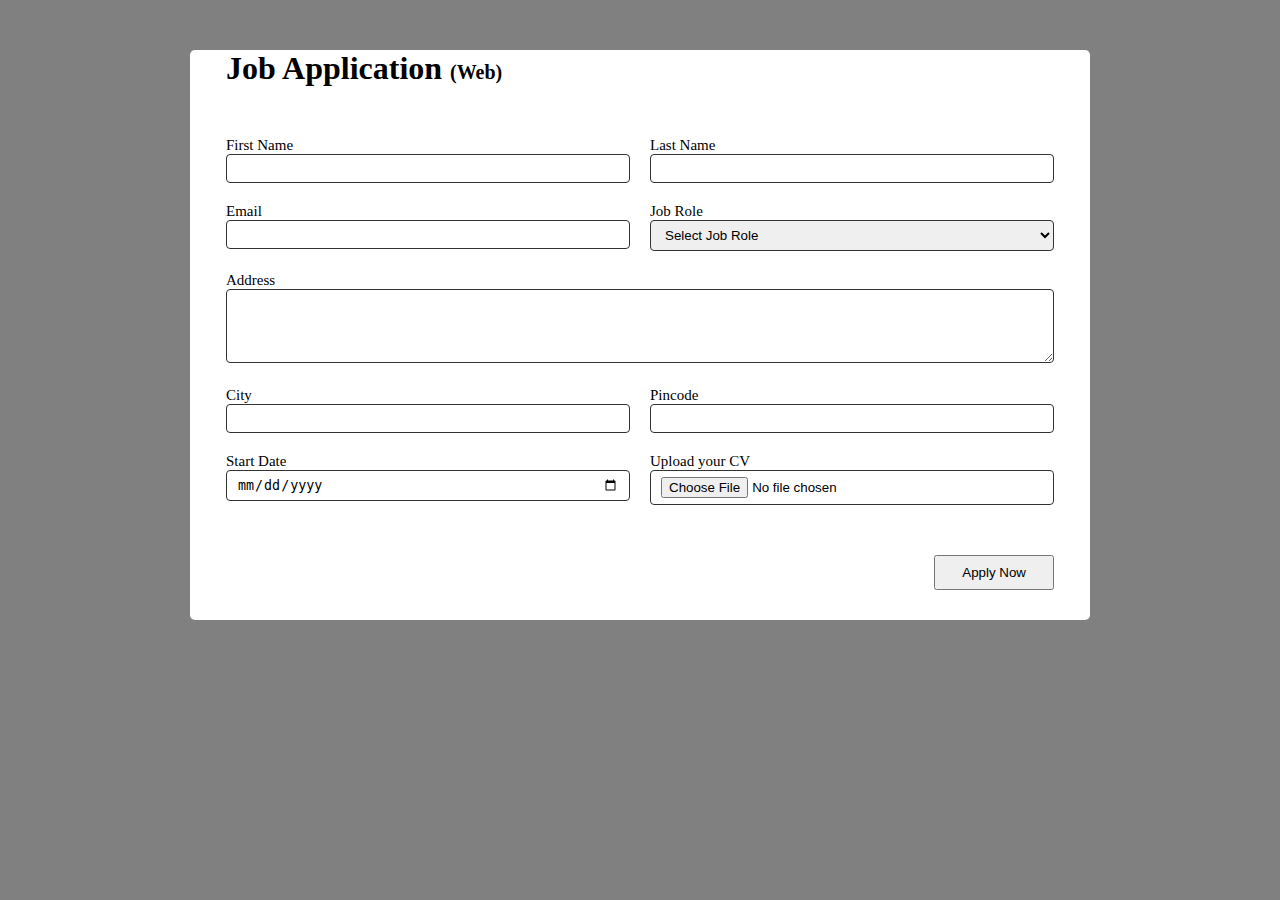
<file: JobApplication/index.html>
<!DOCTYPE html>
<html lang="en">

<head>
    <meta charset="UTF-8">
    <meta name="viewport" content="width=device-width, initial-scale=1.0">
    <title>Job Application</title>
    <link rel="stylesheet" href="style.css">
</head>

<body>
    <div class="container">
        <div class="main">
            <h1>Job Application
                <span class="small-title">(Web)</span>
            </h1>

            <form action="#">
                <div class="form-container">
                    <div class="form-control">
                        <label for="fname">First Name</label>
                        <input type="text" id="fname" name="fname">
                    </div>

                    <div class="form-control">
                        <label for="lname">Last Name</label>
                        <input type="text" id="lname" name="lname">
                    </div>

                    <div class="form-control">
                        <label for="email">Email</label>
                        <input type="email" id="email" name="email">
                    </div>

                    <div class="form-control">
                        <label for="jobRole">Job Role</label>
                        <select id="jobRole" name="jobRole">
                            <option value="">Select Job Role</option>
                            <option value="Front-End">Front-End Developer</option>
                            <option value="Back-End">Back-End Developer</option>
                            <option value="UI UX">UI/UX Designer</option>
                            <option value="QA">QA Engineer</option>
                        </select>
                    </div>

                    <div class="textarea-control">
                        <label for="address">Address</label>
                        <textarea name="address" id="" cols="50" rows="4"></textarea>
                    </div>

                    <div class="form-control">
                        <label for="city">City</label>
                        <input name="city" id="city"></input>
                    </div>

                    <div class="form-control">
                        <label for="pincode">Pincode</label>
                        <input type="number" name="pincode" id="pincode"></input>
                    </div>

                    <div class="form-control">
                        <label for="date">Start Date</label>
                        <input type="date" value="04/13/2024" name="date" id="date"></input>
                    </div>

                    <div class="form-control">
                        <label for="file">Upload your CV</label>
                        <input type="file" name="file" id="file"></input>
                    </div>
                </div>
            </form>

            <div class="button-container">
                <button type="submit">Apply Now</button>
            </div>
        </div>
    </div>
</body>

</html>
</file>
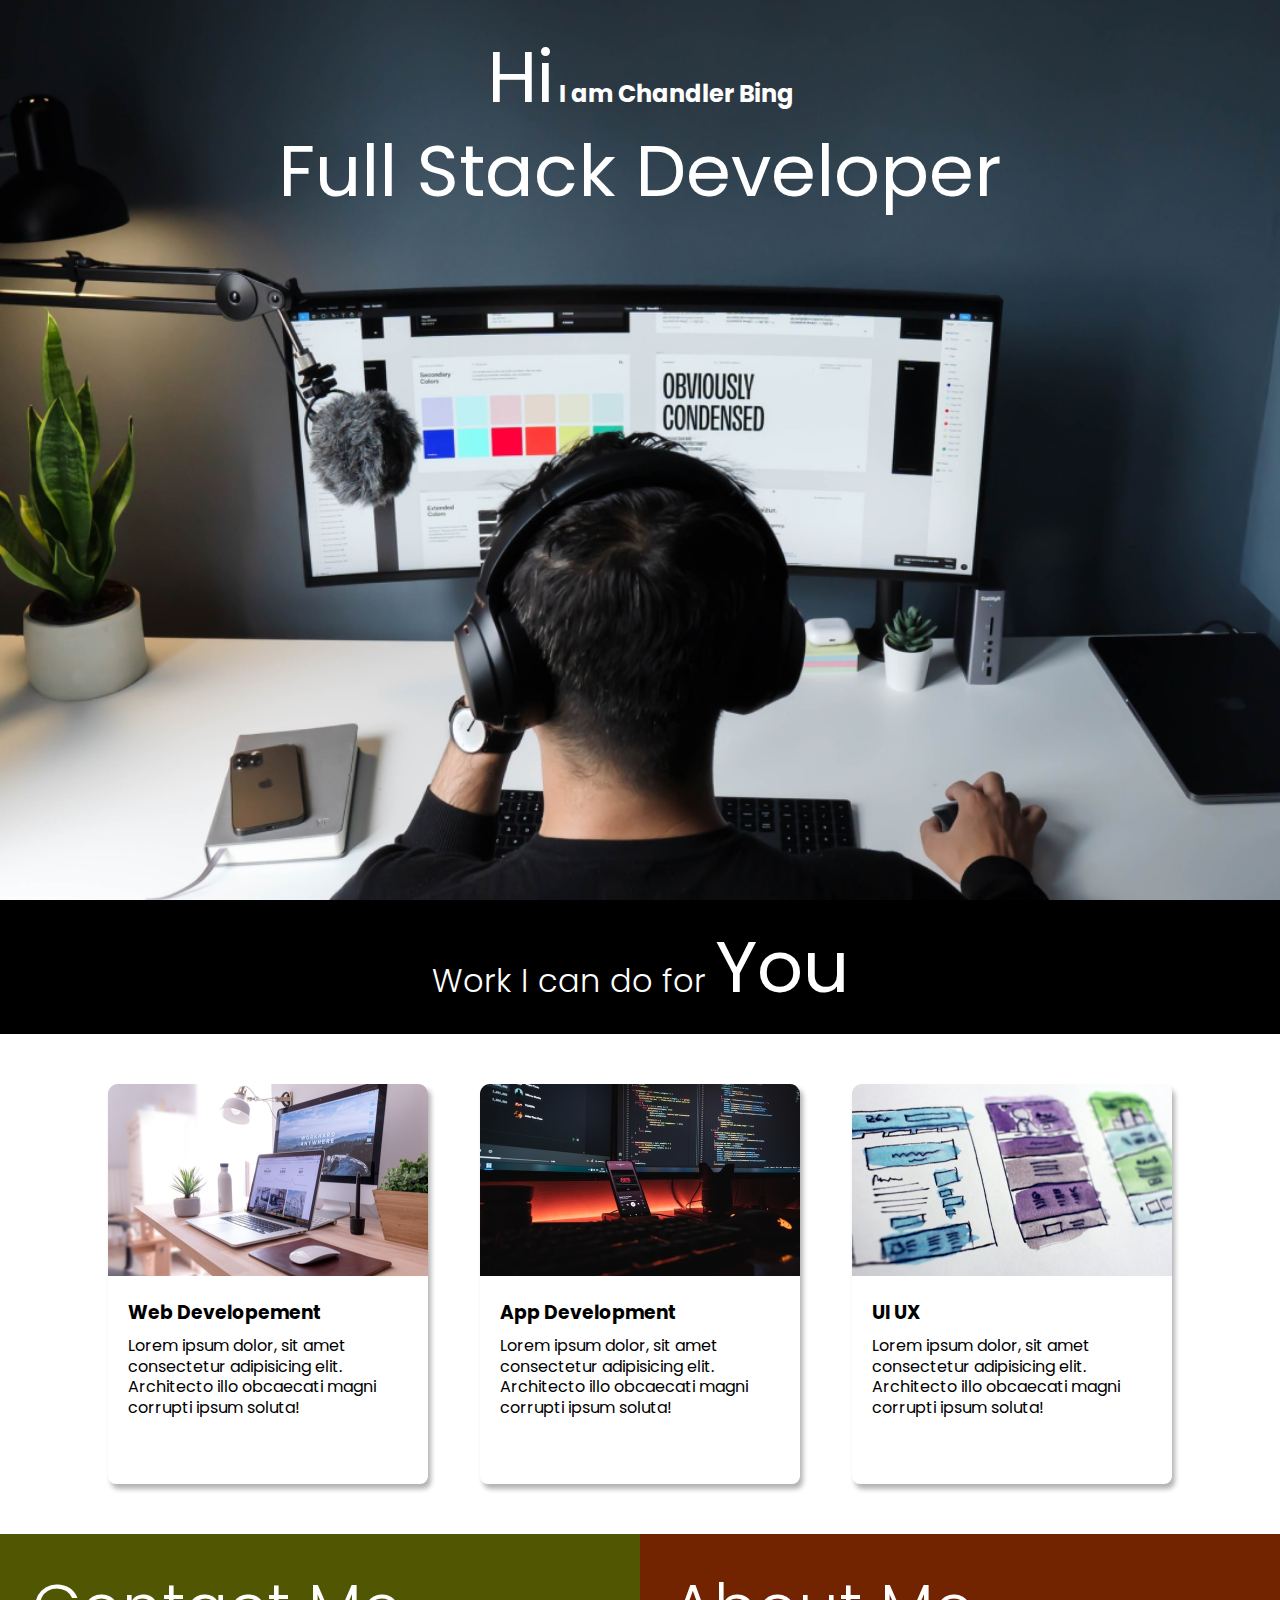
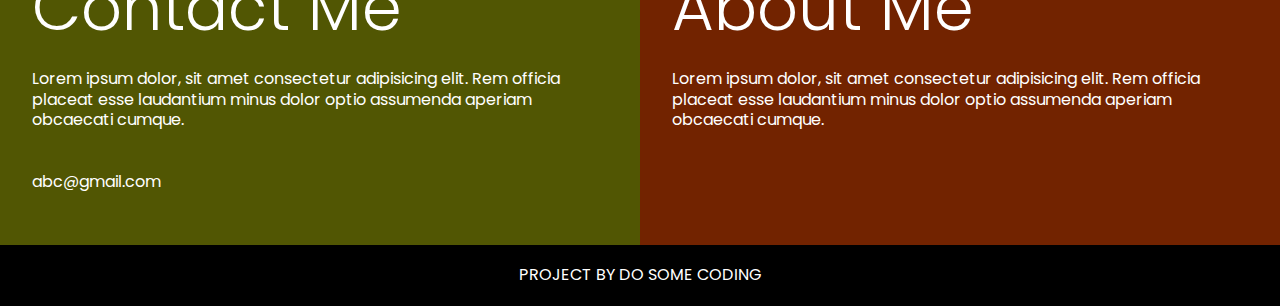
<file: Landing Page/index.html>
<!DOCTYPE html>
<html lang="en">

<head>
    <meta charset="UTF-8">
    <meta name="viewport" content="width=device-width, initial-scale=1.0">
    <title>Dev Landing Page</title>
    <link rel="stylesheet" href="style.css">
</head>

<body>
    <section class="hero-section">
        <div class="intro">
            <h2><span class="lg-text">Hi</span> I am Chandler Bing</h2>
            <h1 class="lg-text">Full Stack Developer</h1>
        </div>
    </section>

    <div class="black-box">
        <h1>Work I can do for <span class="lg-text">You</span></h1>
    </div>

    <div class="work">
        <div class="grid-item">
        <div class="card">
            <div class="img-container">
                <img src="images/web.png" alt="web dev">
            </div>
            <div class="content">
                <h3>Web Developement</h3>
                <p>Lorem ipsum dolor, sit amet consectetur adipisicing elit. Architecto illo obcaecati magni corrupti
                    ipsum soluta!</p>
            </div>
        </div>
    </div>

    <div class="grid-item">   
    <div class="card">
            <div class="img-container">
                <img src="images/mobile.png" alt="web dev">
            </div>
            <div class="content">
                <h3>App Development</h3>
                <p>Lorem ipsum dolor, sit amet consectetur adipisicing elit. Architecto illo obcaecati magni corrupti
                    ipsum soluta!</p>
            </div>
        </div>
        </div>

        <div class="grid-item">
        <div class="card">
            <div class="img-container">
                <img src="images/uiux.png" alt="web dev">
            </div>
            <div class="content">
                <h3>UI UX</h3>
                <p>Lorem ipsum dolor, sit amet consectetur adipisicing elit. Architecto illo obcaecati magni corrupti
                    ipsum soluta!</p>
            </div>
        </div>
    </div>
    </div>

    <section class="bottom-section">
        <div class="contact">
            <h2>Contact Me</h2>
            <p>Lorem ipsum dolor, sit amet consectetur adipisicing elit. Rem officia placeat esse laudantium minus dolor optio assumenda aperiam obcaecati cumque.
            </p><br>
            <p>abc@gmail.com</p>
        </div>

        <div class="about">
            <h2>About Me</h2>
            <p>Lorem ipsum dolor, sit amet consectetur adipisicing elit. Rem officia placeat esse laudantium minus dolor optio assumenda aperiam obcaecati cumque.
            </p>
        </div>
    </section>

    <footer>
        <p>PROJECT BY DO SOME CODING</p>
    </footer>
</body>

</html>
</file>
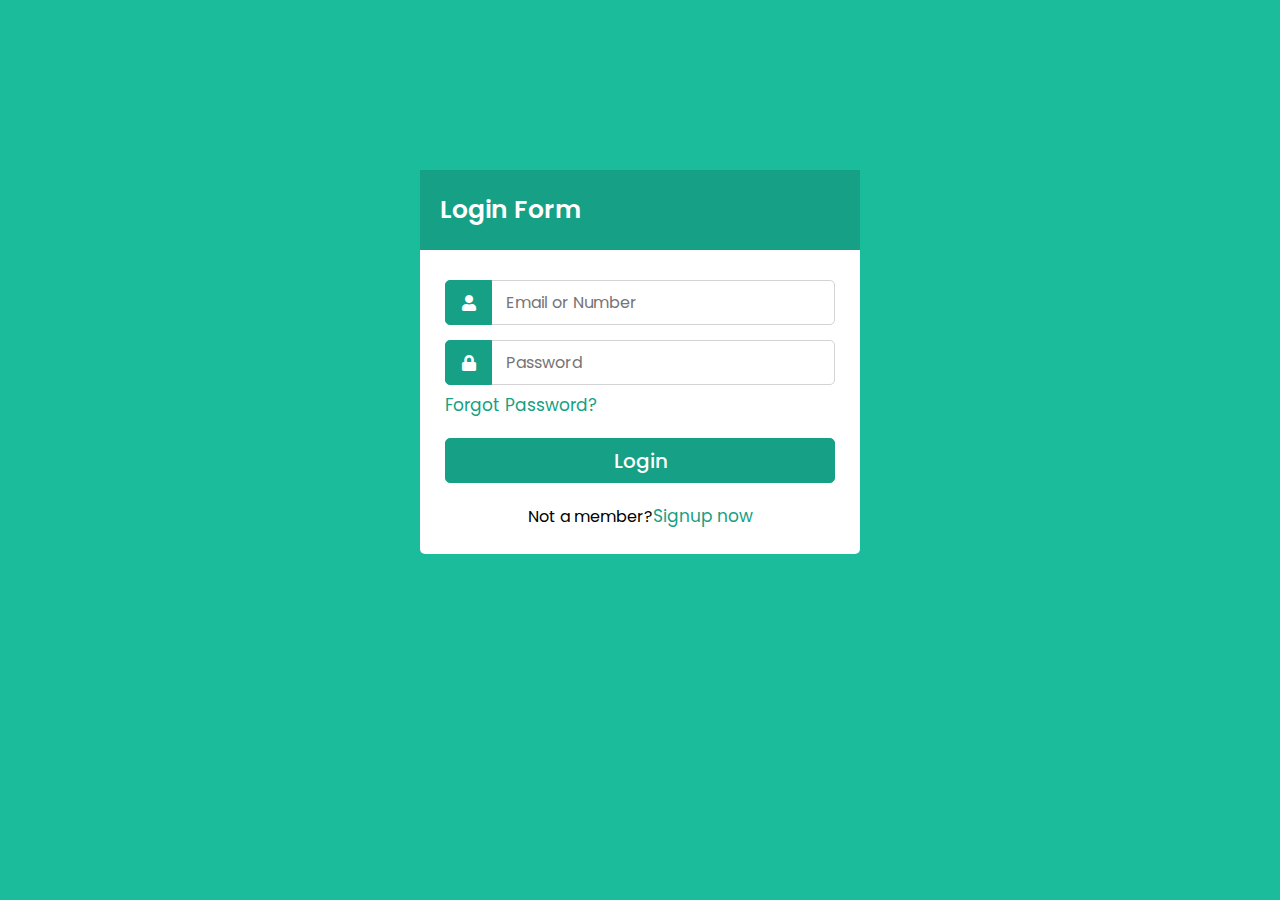
<file: LoginForm/index.html>
<!DOCTYPE html>
<html lang="en">

<head>
    <meta charset="UTF-8">
    <meta name="viewport" content="width=device-width, initial-scale=1.0">
    <title>Login Form</title>
    <link rel="stylesheet" href="style.css">
    <link rel="stylesheet" href="https://cdnjs.cloudflare.com/ajax/libs/font-awesome/5.15.2/css/all.min.css" />

</head>

<body>
    <div class="container"></div>
    <div class="wrapper">
        <div class="title"><span>Login Form</span></div>
        <form action="#">
            <div class="row">
                <i class="fas fa-user"></i>
                <input type="text" placeholder="Email or Number">
            </div>

            <div class="row">
                <i class="fas fa-lock"></i>
                <input type="password" placeholder="Password">
            </div>

            <div class="pass"><a href="#">Forgot Password?</a></div>
            <div class="row button">
                <input type="submit" value="Login">
            </div>
                <div class="signup-link">Not a member?<a href="#">Signup now</a></div>
        </form>
    </div>
</div>
</body>

</html>
</file>
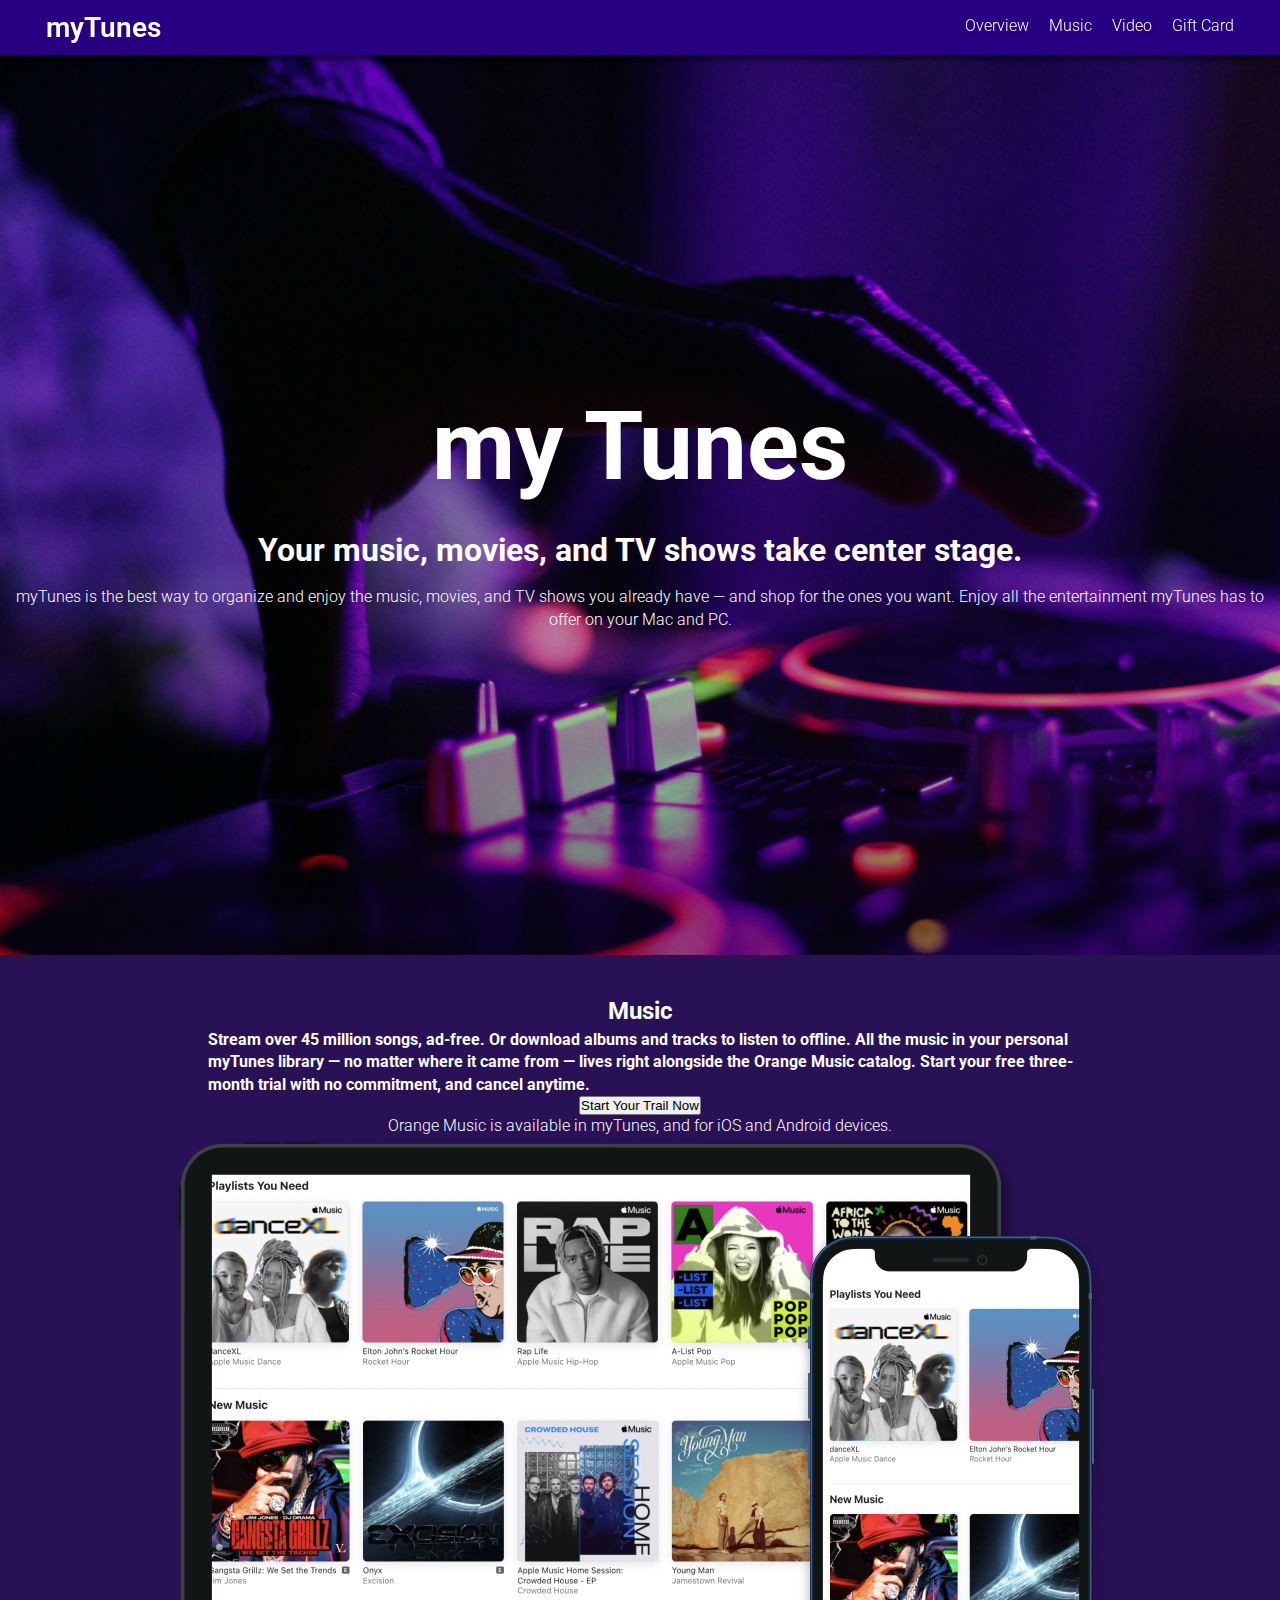
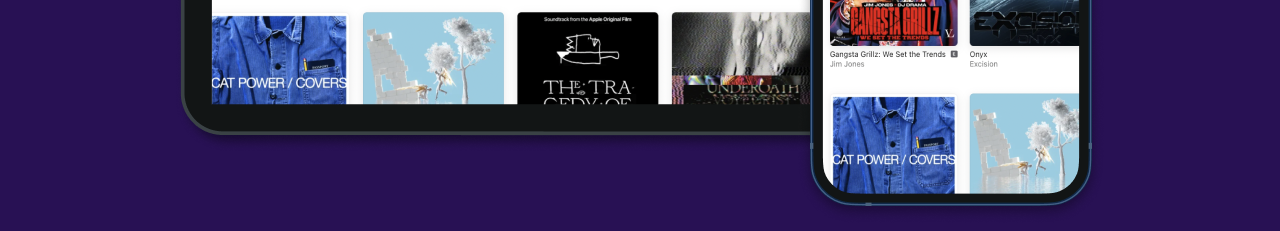
<file: Music website/index.html>
<!DOCTYPE html>
<html lang="en">
  <head>
    <meta charset="UTF-8" />
    <meta name="viewport" content="width=device-width, initial-scale=1.0" />
    <title>myTunes Website</title>

    <link rel="stylesheet" href="style.css">

    <link
      rel="stylesheet"
      href="https://cdnjs.cloudflare.com/ajax/libs/font-awesome/6.5.2/css/all.min.css"
      integrity="sha512-SnH5WK+bZxgPHs44uWIX+LLJAJ9/2PkPKZ5QiAj6Ta86w+fsb2TkcmfRyVX3pBnMFcV7oQPJkl9QevSCWr3W6A=="
      crossorigin="anonymous"
      referrerpolicy="no-referrer"
    />

  </head>
  <body>

    <header>
        <nav class="container">
            <div class="logo" style="color: white; font-weight: 600; font-size: 28px;" >myTunes</div>

            <ul>
                <a href="#hero"><li>Overview</li></a>
                <a href="#music"><li>Music</li></a>
                <a href="#video"><li>Video</li></a>
                <a href="#gift"><li>Gift Card</li></a>
            </ul>

        </nav>
    </header>

    <main>
        <section class="hero-section">
            <div class="container">
                <h1>my Tunes</h1>
                <h3>Your music, movies, and TV shows take center stage.</h3>
                <p>
                    myTunes is the best way to organize and enjoy the music, movies, and
                    TV shows you already have — and shop for the ones you want. Enjoy
                    all the entertainment myTunes has to offer on your Mac and PC.
                  </p>
            </div>
        </section>

        <section class="music-section">
            <div class="container">
                <h2>
                    <span><i class="fa fa-music"></i>Music</span>
                </h2>
                <h4>
                    Stream over 45 million songs, ad-free. Or download albums and tracks
                    to listen to offline. All the music in your personal<br> myTunes library
                    — no matter where it came from — lives right alongside the Orange
                    Music catalog. Start your free three-<br>month trial with no commitment,
                    and cancel anytime.
                  </h4>
                  <button class="primary-btn">Start Your Trail Now</button>
                  <p>
                    Orange Music is available in myTunes, and for iOS and Android
                    devices.
                  </p>
                  <div class="ipad-iphone-img">
                    <img src="images/ipad-iphone.png" alt="iphone ipad"/>
                  </div>
            </div>
        </section>
    </main>
  </body>
</html>
</file>
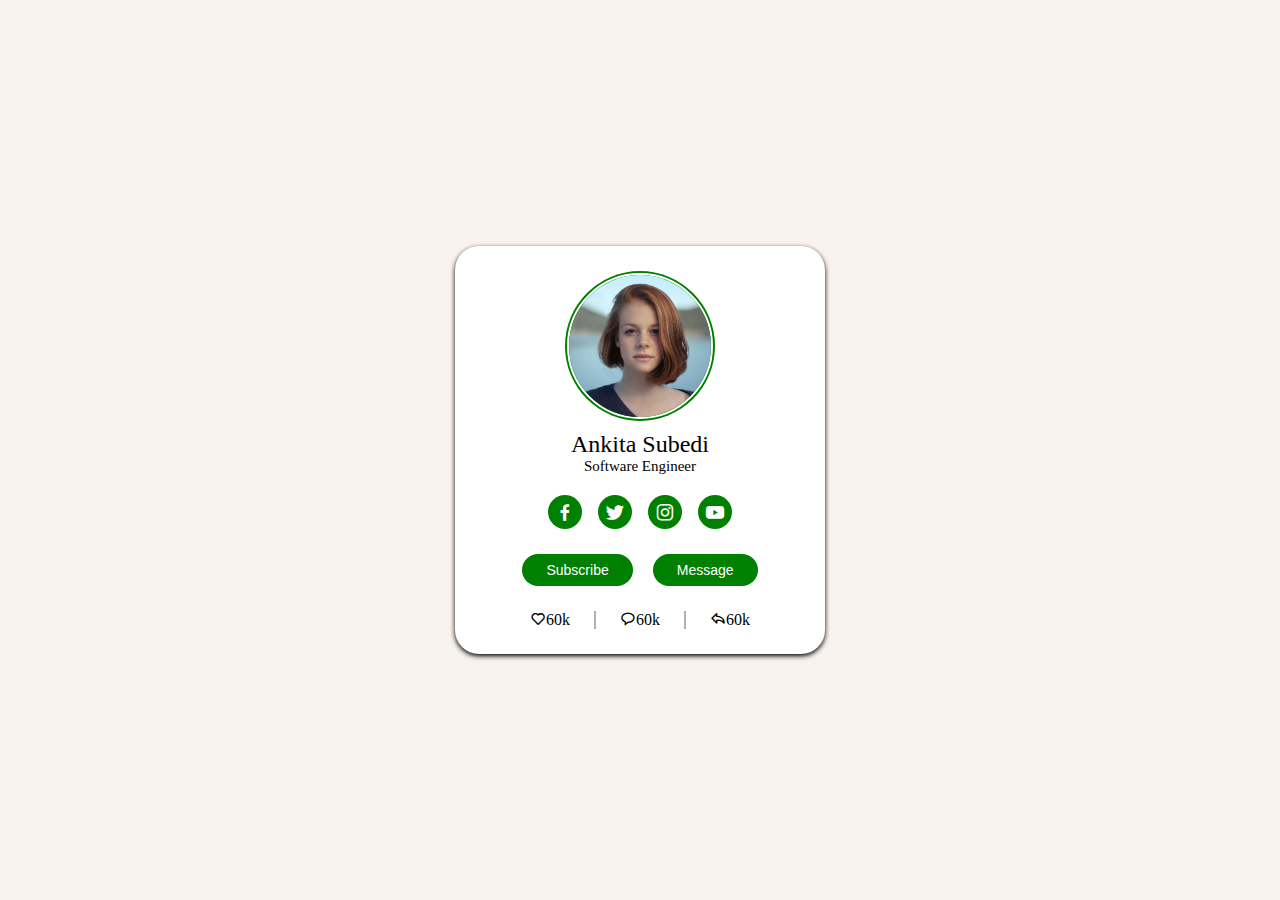
<file: profile-card/index.html>
<!DOCTYPE html>
<html lang="en">

<head>
    <meta charset="UTF-8">
    <meta name="viewport" content="width=device-width, initial-scale=1.0">
    <title>Document</title>
    <link rel="stylesheet" href="style.css">
    <link href='https://unpkg.com/boxicons@2.1.4/css/boxicons.min.css' rel='stylesheet'>
</head>

<body>
    <div class="container">
        <div class="profile">
            <img src="img/profile pic.jpg" class="profile-img">
        </div>

        <div class="text">
            <span class="name">Ankita Subedi</span>
            <span class="job">Software Engineer</span>
        </div>

        <div class="media-buttons">
            <a href="#" class="link">
                <i class='bx bxl-facebook'></i>
            </a>

            <a href="#" class="link">
                <i class='bx bxl-twitter'></i>
            </a>

            <a href="#" class="link">
                <i class='bx bxl-instagram'></i>
            </a>

            <a href="#" class="link">
                <i class='bx bxl-youtube'></i>
            </a>
        </div>

        <div class="buttons">
            <button class="button">
                Subscribe
            </button>
            <button class="button">
                Message
            </button>
        </div>

        <div class="analytics">
            <div class="data">
                <i class='bx bx-heart'></i>
                <span class="num">60k</span>
                </div>

            <div class="data">
                <i class='bx bx-message-rounded' ></i>
                <span class="num">60k</span>
                </div>

            <div class="data">
                <i class='bx bx-share' ></i>
                <span class="num">60k</span>
            </div>
    </div>
</body>

</html>
</file>
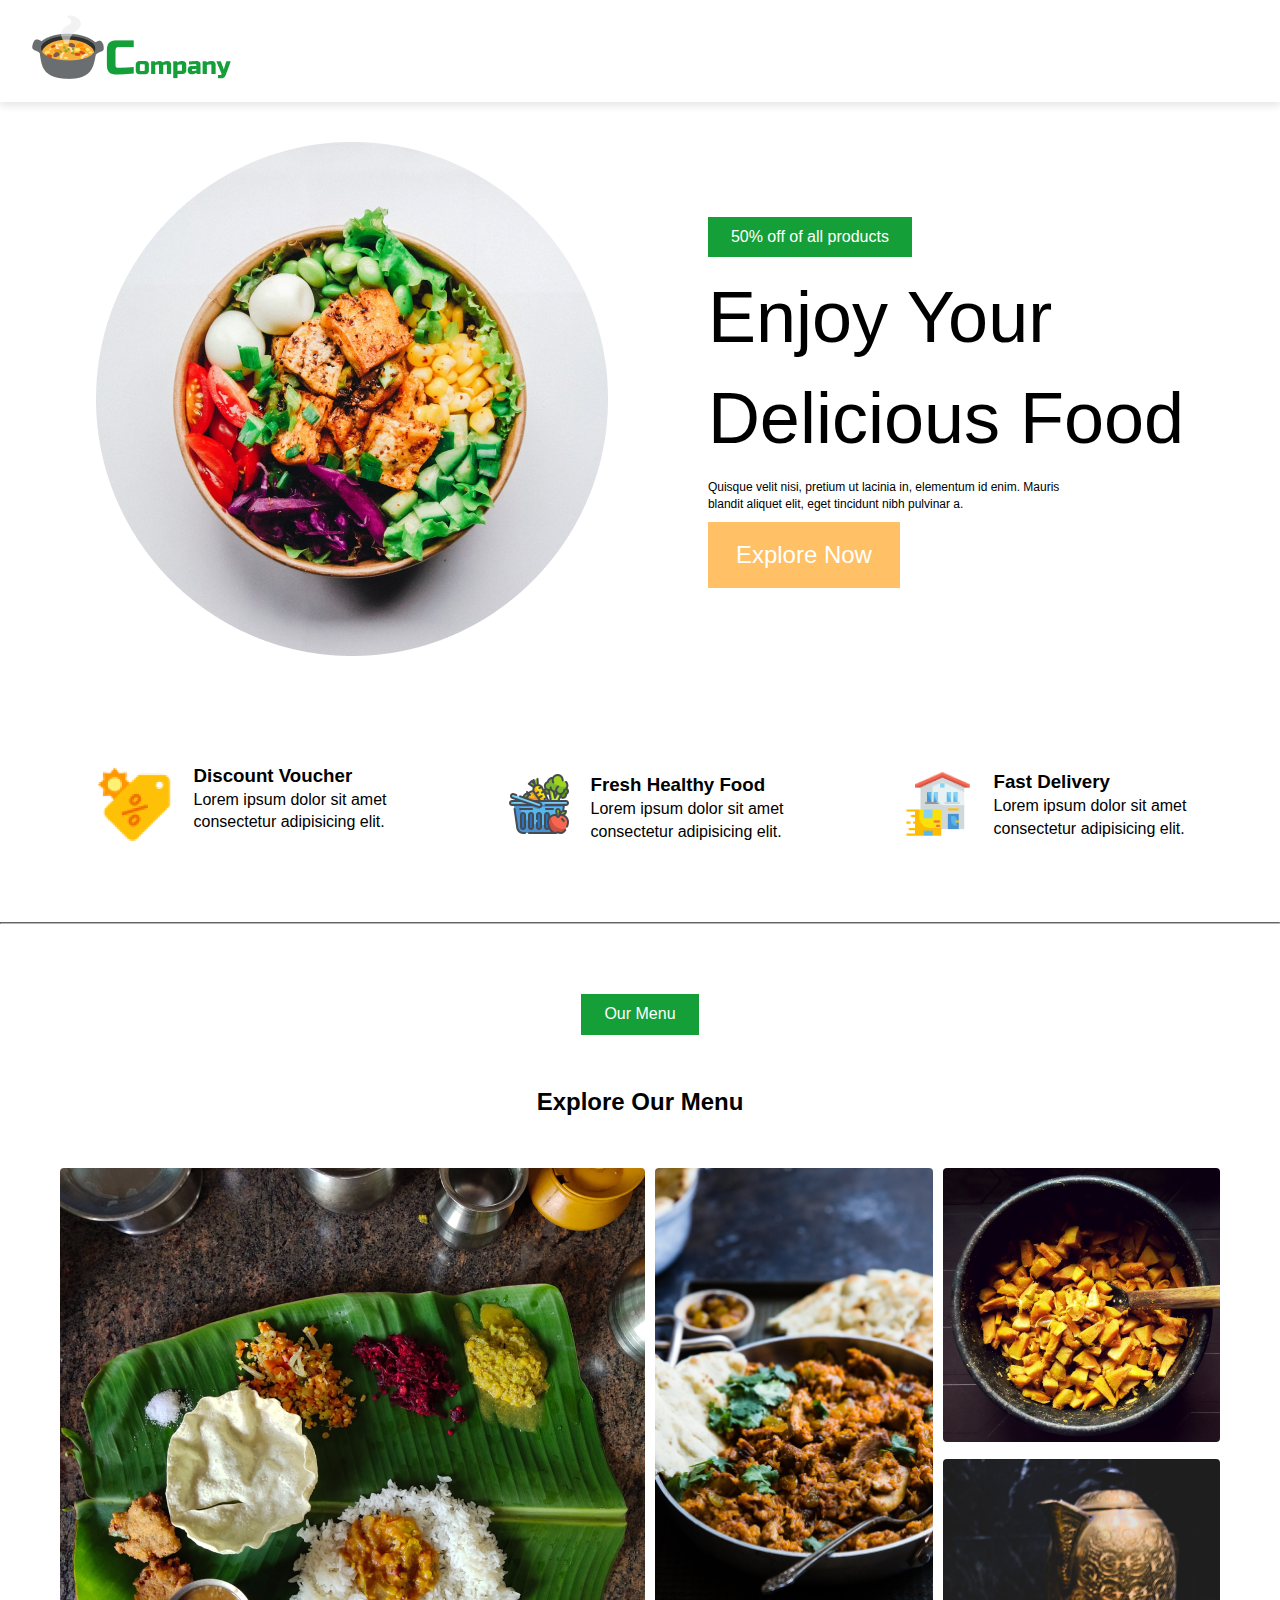
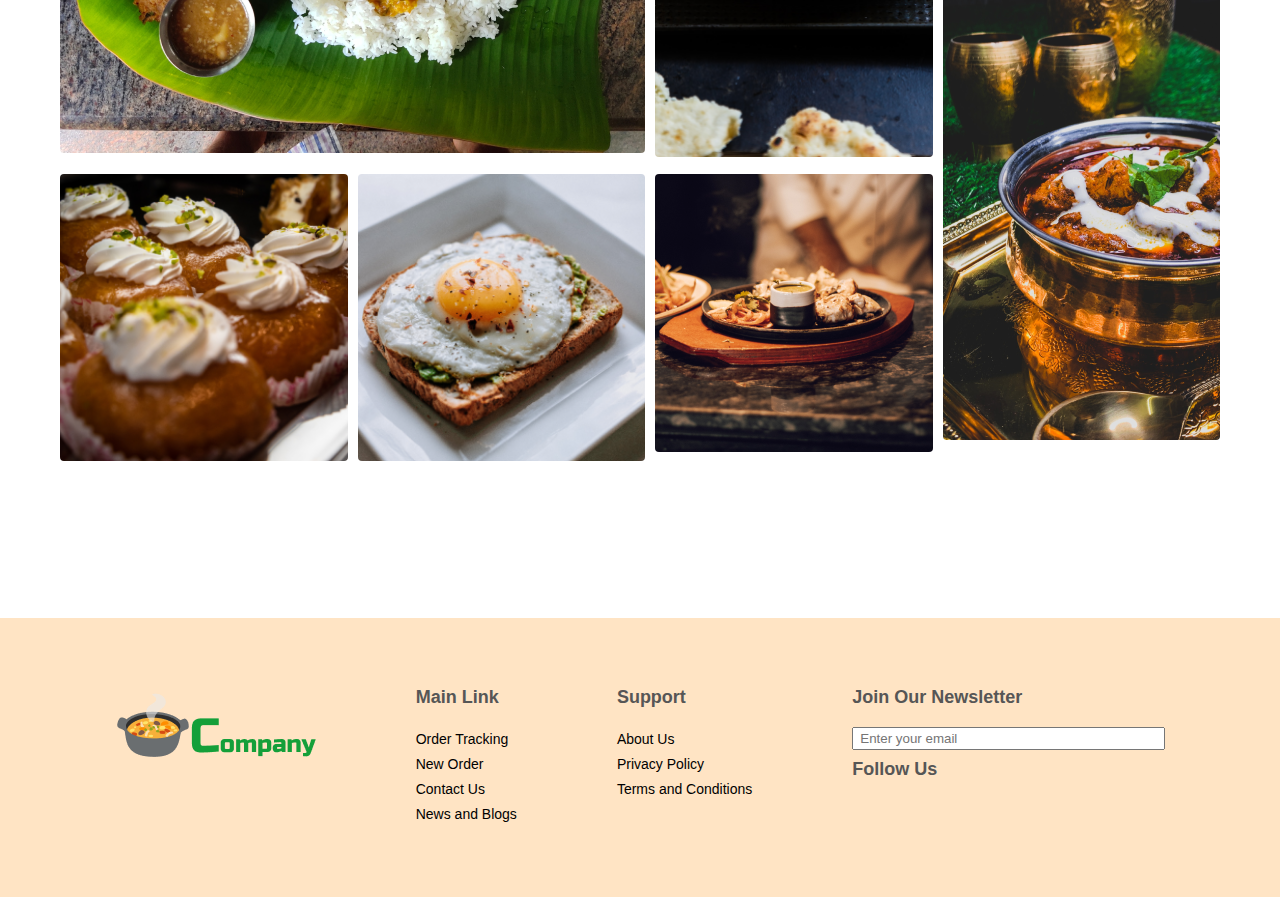
<file: Restaurant website/index.html>
<!DOCTYPE html>
<html lang="en">

<head>
    <meta charset="UTF-8">
    <meta name="viewport" content="width=device-width, initial-scale=1.0">
    <title>Restaurant Website</title>
    <link rel="stylesheet" href="style.css">
    <link rel="stylesheet" href="https://cdnjs.cloudflare.com/ajax/libs/font-awesome/6.5.2/css/all.min.css"
        integrity="sha512-SnH5WK+bZxgPHs44uWIX+LLJAJ9/2PkPKZ5QiAj6Ta86w+fsb2TkcmfRyVX3pBnMFcV7oQPJkl9QevSCWr3W6A=="
        crossorigin="anonymous" referrerpolicy="no-referrer" />
</head>

<body>
    <div class="nav-bar">
        <div class="logo">
            <img src="images/logo.png" alt="logo">
        </div>
        <div class="see-more">
            <i class="fa-solid fa-bars"></i>
        </div>
    </div>

    <div class="hero-section">
        <div class="hero-img">
            <img src="images/hero_image.png" class="HI" alt="image">
        </div>

        <div class="hero-content">
            <div class="tag">
                50% off of all products
            </div>
            <h1>Enjoy Your <br>
                Delicious Food</h1>
            <p>Quisque velit nisi, pretium ut lacinia in, elementum id enim. Mauris <br> blandit aliquet elit, eget
                tincidunt nibh pulvinar a.</p>
            <button class="explore-btn">Explore Now</button>
        </div>
    </div>

    <div class="features">
        <div class="feature">
            <div class="feature-image">
                <img src="icons/discount.png" alt="discount">
            </div>
            <div class="feature-text">
                <h3>Discount Voucher</h3>
                <p>Lorem ipsum dolor sit amet <br> consectetur adipisicing elit.</p>
            </div>
        </div>

        <div class="feature">
            <div class="feature-image">
                <img src="icons/fresh.png" alt="discount">
            </div>
            <div class="feature-text">
                <h3>Fresh Healthy Food</h3>
                <p>Lorem ipsum dolor sit amet <br> consectetur adipisicing elit.</p>
            </div>
        </div>

        <div class="feature">
            <div class="feature-image">
                <img src="icons/delivery.png" alt="discount">
            </div>
            <div class="feature-text">
                <h3>Fast Delivery</h3>
                <p>Lorem ipsum dolor sit amet <br> consectetur adipisicing elit.</p>
            </div>
        </div>
    </div>

    <hr style="border-color: rgba(183, 183, 183, 1); height: 1px;">

    <div class="menu">
        <div class="tag">Our Menu</div>
        <h2>Explore Our Menu</h2>

        <div class="grid">
            <div class="item1">
                <img src="images/grid_image1.png" class="grid-img">
            </div>

            <div class="item2">
                <img src="images/grid_image2.png" class="grid-img">
            </div>

            <div class="item3">
                <img src="images/grid_image3.png" class="grid-img">
            </div>

            <div class="item4">
                <img src="images/grid_image4.png" class="grid-img">
            </div>

            <div class="item5">
                <img src="images/grid_image5.png" class="grid-img">
            </div>

            <div class="item6">
                <img src="images/grid_image6.png" class="grid-img">
            </div>

            <div class="item7">
                <img src="images/grid_image7.png" class="grid-img">
            </div>
        </div>
    </div>

    <footer>
        <div class="logo">
            <img src="images/logo.png" alt="logo">
        </div>
        <div class="main-link">
            <h3>Main Link</h3>
            <ul>
                <li>Order Tracking</li>
                <li>New Order</li>
                <li>Contact Us</li>
                <li>News and Blogs</li>
            </ul>
        </div>
        <div class="support">
            <h3>Support</h3>
            <ul>
                <li>About Us</li>
                <li>Privacy Policy</li>
                <li>Terms and Conditions</li>
            </ul>
        </div>
        <div class="newsletter">
            <h3>Join Our Newsletter</h3>
            <input type="email" id="email" name="email" placeholder="Enter your email">
            <h3>Follow Us</h3>
            <div class="social">
                <a href="#"><i class="fa-brands fa-facebook-f"></i></a>
                <a href="#"><i class="fa-brands fa-twitter"></i></a>
                <a href="#"><i class="fa-brands fa-instagram"></i></a>
                <a href="#"><i class="fa-brands fa-youtube"></i></a>
            </div>
        </div>
    </footer>
</body>

</html>
</file>
<file: JobApplication/style.css>
*{
    margin: 0;
    padding: 0;
    box-sizing: border-box;
}

body{
    background-color: grey;
}

.container{
    display: flex;
    justify-content: center;
}

.main{
    width: 900px;
    background-color: white;
    margin-top: 50px;
    border-radius: 5px;
    padding: 0px 36px;
}

.main .small-title{
    font-size: 20px;
}

.form-container{
    margin: 50px 0px;
    display: grid;
    /* grid-template-columns: repeat(auto-fit, minmax(200px, 1fr)); */
    grid-template-columns: repeat(2, 1fr);
    gap: 20px;
}

.form-control{
    display: flex;
    flex-direction: column;
}

label{
    font-size: 15px;
}

input,
textarea,
select{
    padding: 6px 10px;
    border: 1px solid #333;
    border-radius: 4px;
}

input:focus{
    outline-color: red;
}

.button-container{
    display: flex;
    justify-content: flex-end;
    margin-bottom: 30px;
}

.button-container button{
    padding: 8px 26px;
}

button:hover{
background-color: greenyellow;
transition: ease-out 0.5s;
}

.textarea-control{
    grid-column: 1/ span 2;
    /* display: flex;
    flex-direction: column; */
}

.textarea-control textarea{
    width: 100%;
}

@media (max-width: 460px) {
    .form-container{
        display: flex;
        flex-wrap: wrap;
    }

    .button-container{
        justify-content: center;
    }
}
</file>
<file: Landing Page/style.css>
@import url('https://fonts.googleapis.com/css2?family=Poppins:wght@300;400;500;600&display=swap');

* {
    margin: 0;
    padding: 0;
    box-sizing: border-box;
    font-family: "Poppins", sans-serif;
}

html,
body {
    line-height: 1.3;
}

.hero-section {
    background: url(images/developer.png);
    min-height: 100vh;
    background-repeat: no-repeat;
    background-position: center;
    background-size: cover;
}

.intro {
    color: white;
    padding-top: 30px;
    display: flex;
    flex-direction: column;
    align-items: center;
}

.intro h2,
.intro h1 {
    text-align: left;
}

.lg-text {
    font-size: 72px;
    font-weight: 400;
}

.black-box {
    padding: 20px;
    text-align: center;
    background-color: black;
    color: white;
}

.black-box h1 {
    font-weight: 300;
}

.work{
    display: grid;
    grid-template-columns: repeat(auto-fit, minmax(320px,1fr));
    gap: 16px;
    margin: 50px auto;
    max-width: 1100px;
}

.grid-item{
    display: flex;
    justify-content: center;
    align-items: center;
}

.card{
    max-width: 320px;
    height: 400px;
    border-radius: 8px;
    box-shadow: 3px 5px 5px rgba(1, 1, 1, 0.3);
}

.card .content{
    padding: 20px;
}

.card .content h3{
    margin-bottom: 10px;
}

.card:hover{
    transform: scale(1.04);
    box-shadow: 3px 5px 5px rgba(1, 1, 1, 0.3);
    transition: 0.s ease-in-out;
}

.bottom-section{
    /* max-width: 1100px; */
    display: flex;
}

.contact{
    background-color: #515603;
}

.about{
    background-color: #722300;
}

.contact, 
.about{
    min-height: 300px;
    padding: 32px;
    color: white;
}

.contact h2, 
.about h2{
    margin-bottom: 20px;
    font-size: 64px;
    font-weight: 300;
}

.contact p, 
.about p{
    margin-bottom: 20px;
}

footer{
    background-color: black;
    color: white;
    text-align: center;
    padding: 20px;
}

@media(max-width:730px){
    .intro h2,
.intro h1{
            font-size: 36px;
    }
    .lg-text{
        font-size: 40px;
    }
    .hero-section{
        min-height: 50vh;
    }
    .bottom-section{
        flex-wrap: wrap;
    }
    .contact h2, 
.about h2{
    font-size: 36px;
}
}

@media(max-width:397px){
    .intro{
        padding-top: 30px;
    }
    .intro h2,
.intro h1{
            font-size: 20px;
    }
    .lg-text{
        font-size: 40px;
    }
}
</file>
<file: LoginForm/style.css>
@import url('https://fonts.googleapis.com/css2?family=Poppins:wght@300;400;500;600&display=swap');

*{
    margin: 0;
    padding: 0;
    box-sizing: border-box;
    font-family: "Poppins", sans-serif;
}

body{
    background: #1abc9c;
    overflow: hidden;
} 

.container{
padding: 0 20px;
margin: 170px auto;
}

.wrapper{
    max-width: 440px;
    /* width: 100%; */
    background-color: #fff;
    border-radius: 5px;
    margin: 170px auto;
}

.wrapper .title{
    line-height: 80px;
    background: #16a085;
    padding-left: 20px;
    color: #fff;
    font-size: 25px;
    font-weight: 600;
}

.wrapper form{
    padding: 30px 25px 25px 25px;
}

.wrapper form .row{
    height: 45px;
    margin-bottom: 15px;
    position: relative;
}

.wrapper form .row input{
    height: 100%;
    width: 100%;
    padding-left: 60px;
    outline: none;
    border-radius: 5px;
    border: 1px solid lightgrey;
    font-size: 16px;
    transition: all 0.3s ease;
}

form .row input:focus{
    border-color: #16a085;
}

.wrapper form .row i{
    position: absolute;
    width: 47px;
    height: 100%;
    background: #16a085;
    border: 1px solid #16a085;
    display: flex;
    align-items: center;
    justify-content: center;
    color: #fff;
    font-size: 16px;
    border-radius: 5px 0px 0px 5px;
}

.wrapper form .pass{
    margin: -8px 0 20px 0;
}

.wrapper form .pass a{
    text-decoration: none;
    color: #16a085;
    font-size: 17px;
}

.wrapper form .pass a:hover{
    text-decoration: underline;
}

.wrapper form .button input{
    color: #fff;
    font-weight: 500;
    padding-left: 0;
    background: #16a085;
    border: 1px solid #16a085;
    cursor: pointer;
    font-size: 20px;
}

form .button input:hover{
    background: #12876f;
}

.wrapper form .signup-link{
    margin-top: 20px;
    text-align: center;
}

.wrapper form .signup-link a{
    text-decoration: none;
    color: #16a085;
    font-size: 17px;
}

form .signup-link a:hover{
    text-decoration: underline;
}
</file>
<file: Music website/style.css>
@import url("https://fonts.googleapis.com/css2?family=Roboto:ital,wght@0,100;0,300;0,400;0,500;0,700;0,900;1,100;1,300;1,400;1,500;1,700;1,900&display=swap");

:root {
  --purple600: #1b0058;
  --purple500: #281154;
  --purple300: #270082;
  --red600: #dc0000;
  --body: #f9f6ff;
  --max-width: 1200px;
}

* {
  margin: 0;
  padding: 0;
  box-sizing: border-box;
}

html,
body {
    font-family: "Roboto", sans-serif;
    font-weight: 300;
    line-height: 1.4;
}

header{
    background-color: var(--purple300);
    position: sticky;
    top: 0;
    z-index: 100;
    box-shadow: 5px 5px 5px rgba(0, 0, 0, 0.5);
}

ul{
    list-style: none;
}

a{
    text-decoration: none;
    color: white;
}

nav{
    display: flex;
    justify-content: space-between;
    margin: 0 38px;
    align-items: center;
    padding: 8px;
    
}

nav ul{
    display: flex;
    gap: 20px;
}

nav ul li{
    border-bottom: 2px solid transparent;
    transition: 0.2s ease-in-out;

}
nav ul li:hover{
    border-bottom: 2px solid white;
    transition: 0.2s ease-in-out;
}

.hero-section{
    background-image: url(images/hero_image.png);
    height: 100vh;
    display: grid;
    place-items: center;
    align-items: center;
    color: white;
    text-align: center;
}

.hero-section .container{
    display: flex;
    flex-direction: column;
    gap: 14px;
}

.hero-section h1 {
    font-size: 96px;
  }

.hero-section h3 {
    font-size: 32px;
  }

  .music-section{
    background-color: var(--purple500);
    color: white;
  }

  .music-section .container{
    display: flex;
    flex-direction: column;
    justify-content: center;
    align-items: center;
    padding-top: 40px;
    /* margin: 0 38px; */
  }
</file>
<file: profile-card/style.css>
*{
    margin: 0px;
    padding: 0px;
    box-sizing: border-box;
}

body{
    height: 100vh;
    width: 100vw;
    display: flex;
    justify-content: center;
    align-items: center;
    background-color: rgb(248, 243, 238);
}

.container{
    display: flex;
    flex-direction: column;
    align-items: center;
    max-width: 370px;
    width: 100%;
    background-color: white;
    box-shadow: 0px 2px 5px black;
    border-radius: 24px;
    padding: 25px;
}

.container .profile{
    position: relative;
    height: 150px;
    width: 150px;
    border-radius: 50%;
    background-color: green;
    padding: 2px;
    margin-bottom: 10px;
}

.container .profile .profile-img{
    height: 100%;
    width: 100%;
    object-fit: cover;
    border-radius: 50%;
    border: 2px solid white;
}

.container .text{
    display: flex;
    flex-direction: column;
    align-items: center;
}

.container .text .name{
    font-size: 24px;
    font-weight: 500;
}

.container .text .job{
    font-size: 15px;
    font-weight: 400;
}

.container .media-buttons{
    display: flex;
    align-items: center;
    margin-top: 20px;
}

.container .media-buttons .link{
    margin: 0px 8px;
    background-color: green;
    color: white;
    height: 34px;
    width: 34px;
    display: flex;
    text-decoration: none;
    justify-content: center;
    align-items: center;
    border-radius: 50%;
    font-size: 22px;
}

.container .buttons{
    display: flex;
    align-items: center;
    margin-top: 25px;
}


.container .buttons .button{
    padding: 8px 24px;
    margin: 0px 10px;
    background-color: green;
    color: white;
    border: none;
    font-size: 14px;
    font-weight: 400;
    border-radius: 20px;
    cursor: pointer;
}


.container .buttons .button:hover{
    background-color: rgb(2, 78, 2);
}


.container .analytics{
    display: flex;
    justify-content: center;
    margin-top: 25px;
}

.container .analytics .data{
    display: flex;
    justify-content: center;
    padding: 0px 24px;
    font-size: 16px;
    border-right: 2px solid rgb(179, 176, 176);
}

.container .analytics .data:last-child{
    border-right: none;
}
</file>
<file: Restaurant website/style.css>
* {
    margin: 0;
    padding: 0;
    box-sizing: border-box;
}

html,
body {
    line-height: 1.4;
    font-weight: 300;
    font-family: "Roboto", sans-serif;
}

.nav-bar {
    display: flex;
    align-items: center;
    padding: 10px 30px;
    justify-content: space-between;
    box-shadow: 0px 4px 8px rgba(0, 0, 0, 0.1);
    position: sticky;
    top: 0;
    z-index: 1;
    background-color: white;
}

.fa-bars {
    font-size: 28px;
}

.hero-section {
    display: flex;
    align-items: center;
    justify-content: center;
    gap: 100px;
    margin-top: 40px;
}

.hero-content {
    display: flex;
    flex-direction: column;
    gap: 10px;
}

.tag {
    padding: 9px 23px;
    background: rgba(20, 159, 57, 1);
    color: white;
    align-self: flex-start;
}

.hero-content h1 {
    font-size: 72px;
    font-weight: 500;
}

.hero-content p {
    font-size: 12px;
    font-weight: 500;
}

.hero-content .explore-btn {
    padding: 19px 28px;
    align-self: flex-start;
    background: rgba(255, 192, 102, 1);
    border: none;
    font-size: 24px;
    font-weight: 500;
    color: white;
}

.explore-btn:hover {
    opacity: 0.8;
    transition: 0.2s ease-in-out;
}

.features {
    margin-top: 100px;
    display: flex;
    justify-content: center;
    align-items: center;
    gap: 120px;
}

.feature {
    display: flex;
    gap: 20px;
}

.feature:hover {
    box-shadow: 5px 5px 5px rgba(1, 1, 1, 0.05);
    transition: 0.2s ease-in-out;
}

hr {
    margin: 70px 0;
}

.menu {
    display: flex;
    flex-direction: column;
    /* margin: 50px 0; */
    gap: 50px;
    align-items: center;
}

.menu .tag {
    align-self: center;
}

.grid {
    display: grid;
    gap: 10px;
    grid-template-areas:
        "I1 I1 I2 I3"
        "I1 I1 I2 I7"
        "I4 I5 I6 I7"
}

.grid-img {
    border-radius: 4px;
    width: 100%;

}

.grid-img:hover {
    transform: scale(1.05);
    transition: 0.2s ease-in-out;
}

.item1 {
    grid-area: I1;
}

.item2 {
    grid-area: I2;
}

.item3 {
    grid-area: I3;
}

.item4 {
    grid-area: I4;
}

.item5 {
    grid-area: I5;
}

.item6 {
    grid-area: I6;
}

.item7 {
    grid-area: I7;
}

footer {
    display: flex;
    margin-top: 150px;
    background-color: bisque;
    padding: 70px;
    justify-content: center;
    gap: 100px;
}

footer h3 {
    font-size: 18px;
    font-weight: 600;
    line-height: 19px;
    text-align: left;
    color: rgba(86, 86, 86, 1);
    margin-bottom: 20px;
}

footer ul li {
    list-style: none;
font-size: 14px;
font-weight: 300;
line-height: 19px;
text-align: left;
padding: 3px 0;
}

.social a {
    color: black; /* Set the color to black */
}

.newsletter input{
    padding: 2px 126px 2px 6px;
    margin-bottom: 10px;
}

.social {
    display: flex;
    color: black;
    gap: 15px;
    font-size: 22px;
}

@media(max-width:920px) {
    .hero-section {
        flex-wrap: wrap;
    }

    .features {
        padding: 20px;
        flex-wrap: wrap;
    }

    .grid {
        padding: 10px;
    }
    footer{
        flex-direction: column;
        gap: 50px;
    }
}

@media(max-width:512px) {
    .hero-section {
        gap: 50px;
    }

    .hero-img {
        max-width: 90%;
        display: flex;
        justify-content: center;

    }

    .hero-img .HI {
        width: 300px
    }

    .tag {
        padding: 5px 18px;
    }

    .hero-content {
        gap: 20px;
        display: flex;
        justify-content: center;
        max-width: 50%;
    }

    .hero-content h1 {
        font-size: 42px;
        line-height: 50px;
    }

    .hero-content p {
        font-size: 16px;
    }

    .hero-content .explore-btn {
        padding: 12px 20px;
    }

    .features {
        flex-wrap: wrap;
    }

    .grid {
        padding: 10px;
    }
    footer{
        flex-direction: column;
        gap: 50px;
    }
}
</file>
